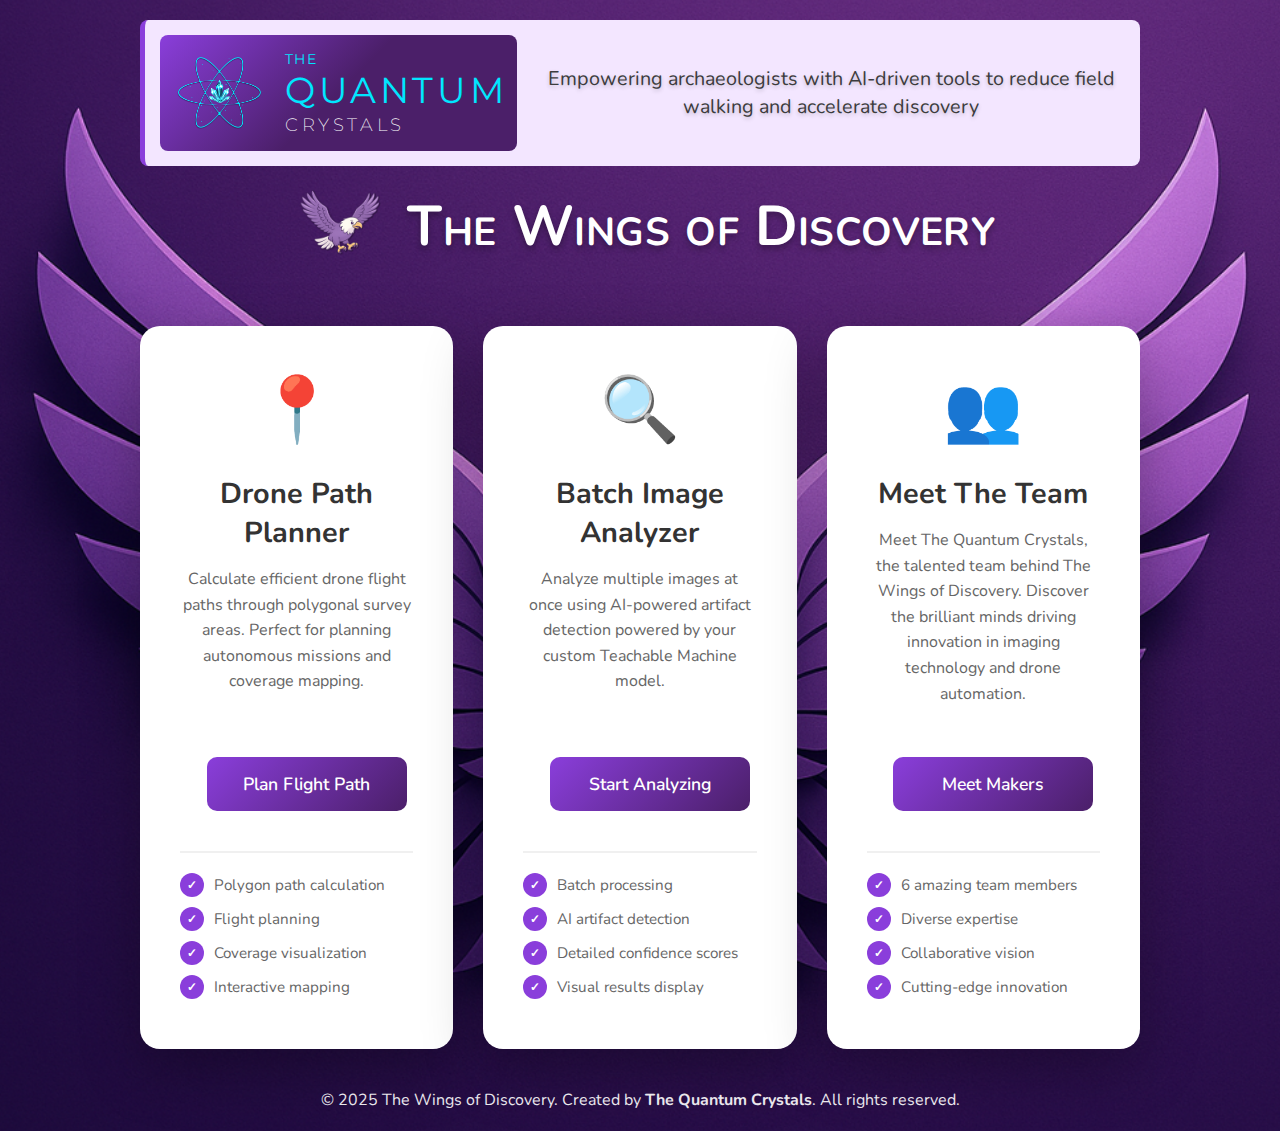
<file: index.html>
<!DOCTYPE html>
<html lang="en">
  <head>
    <meta charset="UTF-8" />
    <meta name="viewport" content="width=device-width, initial-scale=1.0" />
    <link rel="preconnect" href="https://fonts.googleapis.com" />
    <link rel="preconnect" href="https://fonts.gstatic.com" crossorigin />
    <link
      href="https://fonts.googleapis.com/css2?family=Nunito:wght@400;600;700&display=swap"
      rel="stylesheet"
    />
    <link
      href="https://fonts.googleapis.com/css2?family=Montserrat:wght@300;400;700&display=swap"
      rel="stylesheet"
    />

    <link rel="stylesheet" href="styles.css" />
    <title>The Wings of Discovery</title>
    <style>
      /* Landing Page Specific Styles */
      body {
        display: flex;
        justify-content: center;
        align-items: center;
        padding: 20px;
      }

      .container {
        max-width: 1000px;
        width: 100%;
      }

      .header {
        text-align: center;
        margin-bottom: 60px;
        color: white;
      }

      .header-logo {
        height: 80px;
        display: inline-block;
        margin-right: 0px;
        vertical-align: middle;
      }

      .header h1 {
        font-size: 3.5em;
        text-shadow: 0 4px 6px rgba(0, 0, 0, 0.3);
        letter-spacing: 0.4px;
        display: inline-block;
        vertical-align: middle;
        font-variant-caps: small-caps;
      }

      .header p {
        font-size: 1.3em;
        opacity: 0.95;
        text-shadow: 0 2px 4px rgba(0, 0, 0, 0.2);
      }

      .options-grid {
        display: grid;
        grid-template-columns: repeat(auto-fit, minmax(300px, 1fr));
        gap: 30px;
        margin-bottom: 40px;
      }

      .team-tile {
        grid-column: span 1;
      }

      @media (max-width: 1050px) {
        .team-tile {
          grid-column: 1 / -1;
        }
      }

      .option-card {
        background: white;
        border-radius: 20px;
        padding: 40px;
        box-shadow: 0 20px 60px rgba(0, 0, 0, 0.3);
        transition: all 0.3s ease;
        text-decoration: none;
        color: inherit;
        display: flex;
        flex-direction: column;
        cursor: pointer;
      }

      .option-card:hover {
        transform: translateY(-10px);
        box-shadow: 0 30px 80px rgba(0, 0, 0, 0.4);
      }

      .option-icon {
        font-size: 4em;
        margin-bottom: 20px;
        text-align: center;
      }

      .option-title {
        font-size: 1.8em;
        font-weight: 700;
        color: #333;
        margin-bottom: 15px;
        text-align: center;
      }

      .option-description {
        font-size: 1em;
        color: #666;
        line-height: 1.6;
        margin-bottom: 30px;
        flex-grow: 1;
        text-align: center;
      }

      .option-button {
        padding: 15px 30px;
        border-radius: 10px;
        font-size: 1.1em;
        align-self: center;
        min-width: 200px;
      }

      .feature-list {
        margin-top: 20px;
        padding-top: 20px;
        border-top: 2px solid #f0f0f0;
      }

      .feature-item {
        display: flex;
        align-items: center;
        margin-bottom: 10px;
        font-size: 0.95em;
        color: #666;
      }

      .feature-item::before {
        content: "✓";
        display: inline-block;
        width: 24px;
        height: 24px;
        background: #8a3edb;
        color: white;
        border-radius: 50%;
        text-align: center;
        line-height: 24px;
        margin-right: 10px;
        font-weight: bold;
        font-size: 0.8em;
        flex-shrink: 0;
      }

      .qc-title-section {
        display: flex;
        align-items: center;
        justify-content: flex-start;
        gap: 20px;
        margin-bottom: 20px;
        background: #f3e6ff;
        padding: 15px;
        border-radius: 8px;
        border-left: 5px solid #8a3edb;
      }

      .qc-title-section .title-text {
        color: #333;
        font-size: 0.95em;
        line-height: 1.4;
      }

      .qc-title-section .logo-host {
        background: linear-gradient(135deg, #8a3edb 0%, #4b1f69 50%);
        padding: 8px 10px;
        border-radius: 8px;
        display: flex;
        align-items: center;
        gap: 15px;
      }

      .footer {
        text-align: center;
        color: white;
        margin-top: 40px;
        opacity: 0.9;
      }

      @media (max-width: 768px) {
        .header h1 {
          font-size: 2.5em;
        }

        .header p {
          font-size: 1.1em;
        }

        .option-card {
          padding: 30px;
        }

        .option-title {
          font-size: 1.5em;
        }

        .option-description {
          font-size: 0.95em;
        }

        .feature-item {
          font-size: 0.9em;
        }
      }
    </style>
  </head>
  <body>
    <div class="container">
      <div class="header">
        <div class="qc-title-section">
          <div class="logo-host">
            <img
              src="images/QC-Logo/Transparent/Transparent-04.png"
              alt="The Quantum Crystals Logo"
              class="qc-logo qc-logo-landing"
            />
            <div class="logo">
              <div class="logo-container">
                <div class="logo-block">
                  <div class="logo-the">THE</div>
                  <div class="logo-quantum">QUANTUM</div>
                  <div class="logo-crystals">CRYSTALS</div>
                </div>
              </div>
            </div>
          </div>
          <div class="title-text">
            <p>Empowering archaeologists with AI-driven tools to reduce field walking and accelerate discovery</p>
          </div>
        </div>
        <div>
          <img
            src="images/WingsOfDiscovery-Logo.png"
            alt="Wings of Discovery Logo"
            class="header-logo"
          />
          <h1>The Wings of Discovery</h1>
        </div>
      </div>

      <div class="options-grid">
        <!-- Drone Path Planner Card -->
        <a href="drone-path.html" class="option-card">
          <div class="option-icon">📍</div>
          <h2 class="option-title">Drone Path Planner</h2>
          <p class="option-description">
            Calculate efficient drone flight paths through polygonal survey
            areas. Perfect for planning autonomous missions and coverage
            mapping.
          </p>
          <button class="option-button">Plan Flight Path</button>
          <div class="feature-list">
            <div class="feature-item">Polygon path calculation</div>
            <div class="feature-item">Flight planning</div>
            <div class="feature-item">Coverage visualization</div>
            <div class="feature-item">Interactive mapping</div>
          </div>
        </a>

        <!-- Batch Image Analyzer Card -->
        <a href="batch-viewer.html" class="option-card">
          <div class="option-icon">🔍</div>
          <h2 class="option-title">Batch Image Analyzer</h2>
          <p class="option-description">
            Analyze multiple images at once using AI-powered artifact detection
            powered by your custom Teachable Machine model.
          </p>
          <button class="option-button">Start Analyzing</button>
          <div class="feature-list">
            <div class="feature-item">Batch processing</div>
            <div class="feature-item">AI artifact detection</div>
            <div class="feature-item">Detailed confidence scores</div>
            <div class="feature-item">Visual results display</div>
          </div>
        </a>

        <!-- Meet the Team Card -->
        <a href="team.html" class="option-card team-tile">
          <div class="option-icon">👥</div>
          <h2 class="option-title">Meet The Team</h2>
          <p class="option-description">
            Meet The Quantum Crystals, the talented team behind The Wings of
            Discovery. Discover the brilliant minds driving innovation in
            imaging technology and drone automation.
          </p>
          <button class="option-button">Meet Makers</button>
          <div class="feature-list">
            <div class="feature-item">6 amazing team members</div>
            <div class="feature-item">Diverse expertise</div>
            <div class="feature-item">Collaborative vision</div>
            <div class="feature-item">Cutting-edge innovation</div>
          </div>
        </a>
      </div>

      <div class="footer">
        <p>
          © 2025 The Wings of Discovery. Created by
          <strong>The Quantum Crystals</strong>. All rights reserved.
        </p>
      </div>
    </div>
  </body>
</html>
</file>
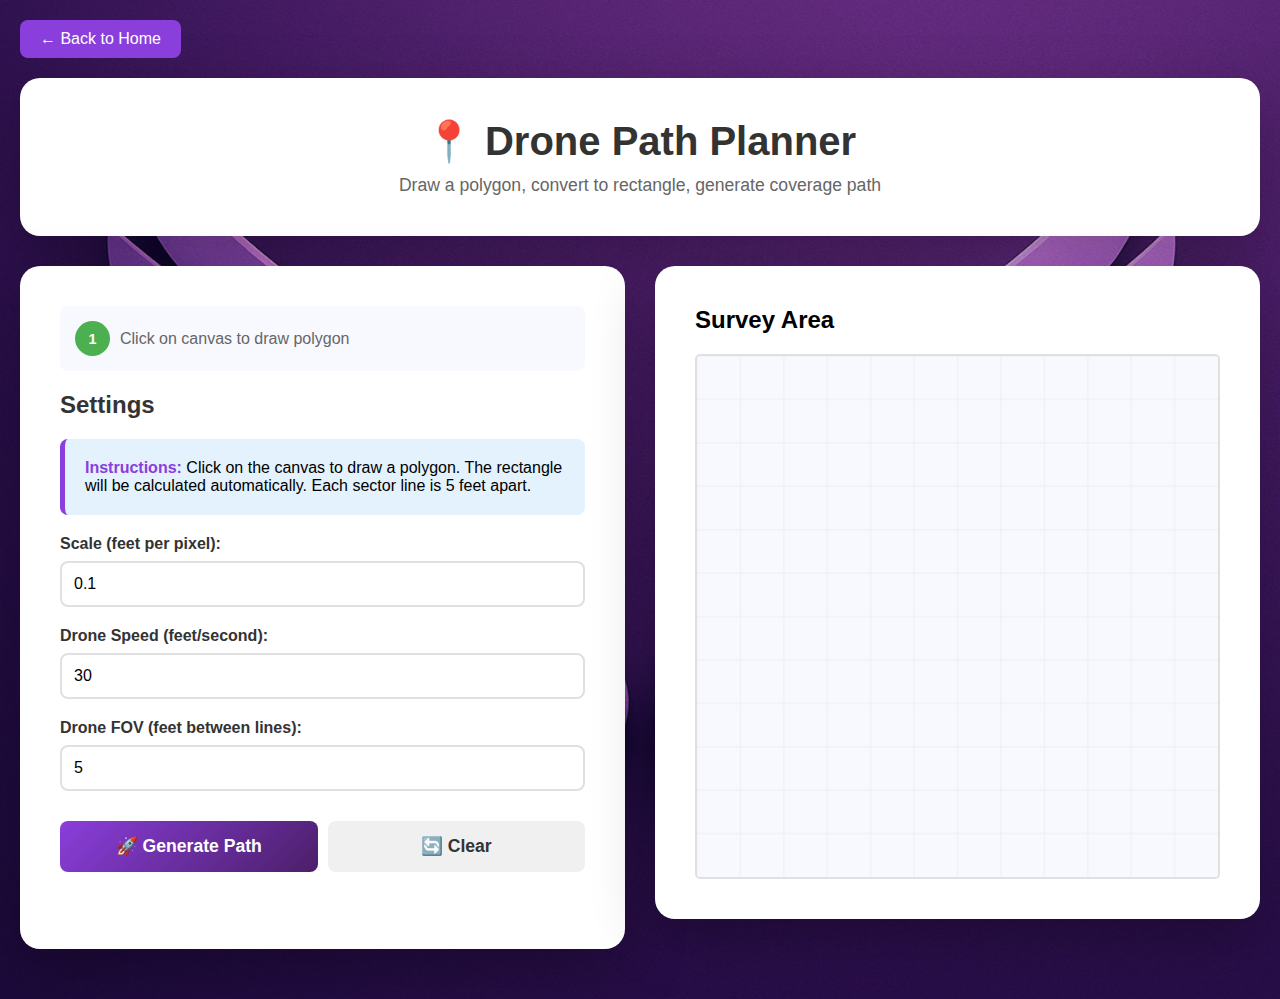
<file: drone-path.html>
<!DOCTYPE html>
<html lang="en">
  <head>
    <meta charset="UTF-8" />
    <meta name="viewport" content="width=device-width, initial-scale=1.0" />
    <link rel="preconnect" href="https://fonts.googleapis.com" />
    <link rel="preconnect" href="https://fonts.gstatic.com" crossorigin />
    <link
      href="https://fonts.googleapis.com/css2?family=Montserrat:wght@400;600;700&display=swap"
      rel="stylesheet"
    />
    <title>Drone Path Planner - The Wings of Discovery</title>
    <style>
      * {
        margin: 0;
        padding: 0;
        box-sizing: border-box;
      }

      body {
        font-family: "Nunito", sans-serif;
        background: url("images/Wings.png") center/cover no-repeat;
        min-height: 100vh;
        padding: 20px;
      }

      .container {
        max-width: 1400px;
        margin: 0 auto;
      }

      .header {
        background: white;
        border-radius: 20px;
        box-shadow: 0 20px 60px rgba(0, 0, 0, 0.3);
        padding: 40px;
        margin-bottom: 30px;
        text-align: center;
      }

      .header h1 {
        color: #333;
        font-size: 2.5em;
        margin-bottom: 10px;
      }

      .header p {
        color: #666;
        font-size: 1.1em;
      }

      .back-button {
        display: inline-block;
        margin-bottom: 20px;
        background: #8A3EDB;
        color: white;
        padding: 10px 20px;
        border-radius: 8px;
        text-decoration: none;
        transition: all 0.3s ease;
      }

      .back-button:hover {
        background: #4B1F69;
        transform: translateY(-2px);
      }

      .main-content {
        display: grid;
        grid-template-columns: 1fr 1fr;
        gap: 30px;
        margin-bottom: 30px;
      }

      .content {
        background: white;
        border-radius: 20px;
        box-shadow: 0 20px 60px rgba(0, 0, 0, 0.3);
        padding: 40px;
      }

      .section {
        margin-bottom: 30px;
      }

      .section h2 {
        color: #333;
        margin-bottom: 20px;
        font-size: 1.5em;
      }

      .input-group {
        margin-bottom: 20px;
      }

      .input-group label {
        display: block;
        color: #333;
        font-weight: 600;
        margin-bottom: 8px;
      }

      .input-group input {
        width: 100%;
        padding: 12px;
        border: 2px solid #e0e0e0;
        border-radius: 8px;
        font-family: "Nunito", sans-serif;
        font-size: 1em;
        transition: border-color 0.3s ease;
      }

      .input-group input:focus {
        outline: none;
        border-color: #8A3EDB;
        box-shadow: 0 0 0 3px rgba(102, 126, 234, 0.1);
      }

      .button-group {
        display: flex;
        gap: 10px;
        margin-top: 20px;
      }

      button {
        flex: 1;
        padding: 15px;
        border: none;
        border-radius: 8px;
        font-size: 1.1em;
        font-weight: 600;
        cursor: pointer;
        transition: all 0.3s ease;
      }

      .btn-primary {
        background: linear-gradient(135deg, #8A3EDB 0%, #4B1F69 100%);
        color: white;
      }

      .btn-primary:hover:not(:disabled) {
        transform: translateY(-2px);
        box-shadow: 0 10px 20px rgba(102, 126, 234, 0.3);
      }

      .btn-secondary {
        background: #f0f0f0;
        color: #333;
      }

      .btn-secondary:hover {
        background: #e0e0e0;
      }

      .canvas-container {
        background: white;
        border-radius: 20px;
        box-shadow: 0 20px 60px rgba(0, 0, 0, 0.3);
        padding: 40px;
        margin-bottom: 30px;
      }

      canvas {
        width: 100%;
        height: auto;
        border: 2px solid #e0e0e0;
        border-radius: 5px;
        display: block;
        cursor: crosshair;
      }

      .results {
        display: none;
        background: white;
        border-radius: 20px;
        box-shadow: 0 20px 60px rgba(0, 0, 0, 0.3);
        padding: 40px;
      }

      .results.active {
        display: block;
      }

      .result-item {
        background: #f8f9ff;
        padding: 20px;
        border-radius: 10px;
        border-left: 5px solid #8A3EDB;
        margin-bottom: 15px;
      }

      .result-label {
        color: #666;
        font-weight: 600;
        margin-bottom: 5px;
        font-size: 0.95em;
      }

      .result-value {
        color: #333;
        font-size: 1.2em;
        font-weight: 700;
      }

      .info-box {
        background: #e3f2fd;
        border-left: 5px solid #8A3EDB;
        padding: 20px;
        border-radius: 8px;
        margin-bottom: 20px;
      }

      .info-box strong {
        color: #8A3EDB;
      }

      .error-message {
        display: none;
        background: #ffebee;
        border-left: 5px solid #e74c3c;
        color: #c0392b;
        padding: 20px;
        border-radius: 8px;
        margin-bottom: 20px;
        font-weight: 600;
      }

      .error-message.active {
        display: block;
      }

      .step-indicator {
        display: flex;
        gap: 10px;
        margin-bottom: 20px;
        padding: 15px;
        background: #f8f9ff;
        border-radius: 8px;
      }

      .step-badge {
        display: flex;
        align-items: center;
        justify-content: center;
        width: 35px;
        height: 35px;
        border-radius: 50%;
        background: #e0e0e0;
        color: #666;
        font-weight: bold;
        font-size: 0.9em;
      }

      .step-badge.active {
        background: #8A3EDB;
        color: white;
      }

      .step-badge.completed {
        background: #4caf50;
        color: white;
      }

      .points-list {
        background: #f8f9ff;
        border: 2px solid #e0e0e0;
        border-radius: 8px;
        padding: 15px;
        margin-top: 15px;
      }

      .points-list h3 {
        color: #333;
        font-size: 1.1em;
        margin-bottom: 15px;
      }

      .point-item {
        display: grid;
        grid-template-columns: 1fr 1fr;
        gap: 10px;
        margin-bottom: 12px;
        padding: 10px;
        background: white;
        border-radius: 5px;
        border: 1px solid #e0e0e0;
      }

      .point-item input {
        padding: 8px;
        font-size: 0.9em;
      }

      .point-label {
        font-weight: 600;
        color: #666;
        font-size: 0.9em;
        padding: 8px 0;
      }

      @media (max-width: 1024px) {
        .main-content {
          grid-template-columns: 1fr;
        }
      }

      @media (max-width: 768px) {
        .header h1 {
          font-size: 1.8em;
        }

        .content {
          padding: 20px;
        }

        .button-group {
          flex-direction: column;
        }
      }
    </style>
  </head>
  <body>
    <div class="container">
      <a href="landing.html" class="back-button">← Back to Home</a>

      <div class="header">
        <h1>📍 Drone Path Planner</h1>
        <p>Draw a polygon, convert to rectangle, generate coverage path</p>
      </div>

      <div class="main-content">
        <!-- Left Panel: Controls -->
        <div class="content">
          <div class="error-message" id="errorMessage"></div>

          <div class="step-indicator">
            <div class="step-badge completed">1</div>
            <div
              style="flex: 1; display: flex; align-items: center; color: #666"
            >
              Click on canvas to draw polygon
            </div>
          </div>

          <div class="section">
            <h2>Settings</h2>
            <div class="info-box">
              <strong>Instructions:</strong> Click on the canvas to draw a
              polygon. The rectangle will be calculated automatically. Each
              sector line is 5 feet apart.
            </div>

            <div class="input-group">
              <label for="scale">Scale (feet per pixel):</label>
              <input
                type="number"
                id="scale"
                placeholder="0.1"
                value="0.1"
                min="0.1"
                max="100"
                step="0.1"
              />
            </div>

            <div class="input-group">
              <label for="droneSpeed">Drone Speed (feet/second):</label>
              <input
                type="number"
                id="droneSpeed"
                placeholder="30"
                value="30"
                min="1"
                max="200"
                step="1"
              />
            </div>

            <div class="input-group">
              <label for="droneFOV">Drone FOV (feet between lines):</label>
              <input
                type="number"
                id="droneFOV"
                placeholder="5"
                value="5"
                min="0.5"
                max="100"
                step="0.5"
                onchange="generatePath()"
                oninput="generatePath()"
              />
            </div>

            <div class="points-list" id="pointsList" style="display: none">
              <h3>Point Adjustments</h3>
              <div id="pointsContainer"></div>
            </div>
          </div>

          <div class="button-group">
            <button class="btn-primary" onclick="generatePath()">
              🚀 Generate Path
            </button>
            <button class="btn-secondary" onclick="clearCanvas()">
              🔄 Clear
            </button>
          </div>

          <div class="results" id="results">
            <h2>Coverage Path Results</h2>
            <div class="result-item">
              <div class="result-label">Rectangle Dimensions:</div>
              <div class="result-value" id="dimensions">0 ft × 0 ft</div>
            </div>
            <div class="result-item">
              <div class="result-label">Number of Sectors:</div>
              <div class="result-value" id="numSectors">0</div>
            </div>
            <div class="result-item">
              <div class="result-label">Total Path Length:</div>
              <div class="result-value" id="pathLength">0 ft</div>
            </div>
            <div class="result-item">
              <div class="result-label">Estimated Flight Time:</div>
              <div class="result-value" id="flightTime">0 seconds</div>
            </div>
            <div class="result-item">
              <div class="result-label">Coverage Area:</div>
              <div class="result-value" id="coverageArea">0 sq ft</div>
            </div>
          </div>
        </div>

        <!-- Right Panel: Canvas -->
        <div>
          <div class="canvas-container">
            <h2 style="margin-bottom: 20px">Survey Area</h2>
            <canvas id="pathCanvas" width="600" height="600"></canvas>
          </div>
        </div>
      </div>
    </div>

    <script>
      const canvas = document.getElementById("pathCanvas");
      const ctx = canvas.getContext("2d");

      let polygonPoints = [];
      let pathGenerated = false;
      let generatedPath = null;
      let boundingRect = null;
      let draggedPointIndex = -1;

      canvas.addEventListener("click", (e) => {
        const rect = canvas.getBoundingClientRect();
        const x = e.clientX - rect.left;
        const y = e.clientY - rect.top;

        // Check if clicking on existing point
        let clickedPoint = -1;
        for (let i = 0; i < polygonPoints.length; i++) {
          const dist = Math.sqrt(
            Math.pow(x - polygonPoints[i].x, 2) +
              Math.pow(y - polygonPoints[i].y, 2)
          );
          if (dist < 10) {
            clickedPoint = i;
            break;
          }
        }

        // If not clicking on existing point, add new point
        if (clickedPoint === -1) {
          polygonPoints.push({ x, y });
          drawCanvas();
          updatePointsList();
          console.log(`Point ${polygonPoints.length} added`);
        }
      });

      canvas.addEventListener("mousedown", (e) => {
        const rect = canvas.getBoundingClientRect();
        const x = e.clientX - rect.left;
        const y = e.clientY - rect.top;

        // Check if clicking on a point to drag
        for (let i = 0; i < polygonPoints.length; i++) {
          const dist = Math.sqrt(
            Math.pow(x - polygonPoints[i].x, 2) +
              Math.pow(y - polygonPoints[i].y, 2)
          );
          if (dist < 10) {
            draggedPointIndex = i;
            canvas.style.cursor = "grabbing";
            break;
          }
        }
      });

      canvas.addEventListener("mousemove", (e) => {
        const rect = canvas.getBoundingClientRect();
        const x = e.clientX - rect.left;
        const y = e.clientY - rect.top;

        // Check if hovering over a point
        let hovering = false;
        for (let i = 0; i < polygonPoints.length; i++) {
          const dist = Math.sqrt(
            Math.pow(x - polygonPoints[i].x, 2) +
              Math.pow(y - polygonPoints[i].y, 2)
          );
          if (dist < 10) {
            hovering = true;
            break;
          }
        }
        canvas.style.cursor = hovering ? "grab" : "crosshair";

        // Drag point if one is being dragged
        if (draggedPointIndex >= 0) {
          polygonPoints[draggedPointIndex].x = x;
          polygonPoints[draggedPointIndex].y = y;
          drawCanvas();
          updatePointsList();
          if (pathGenerated) {
            generatePath();
          }
        }
      });

      canvas.addEventListener("mouseup", () => {
        draggedPointIndex = -1;
        canvas.style.cursor = "crosshair";
      });

      canvas.addEventListener("mouseleave", () => {
        draggedPointIndex = -1;
        canvas.style.cursor = "crosshair";
      });

      canvas.addEventListener("contextmenu", (e) => {
        e.preventDefault();
        if (polygonPoints.length > 0) {
          polygonPoints.pop();
          drawCanvas();
          updatePointsList();
        }
      });

      function drawCanvas() {
        const width = canvas.width;
        const height = canvas.height;

        // Clear canvas
        ctx.fillStyle = "#f8f9ff";
        ctx.fillRect(0, 0, width, height);

        // Draw grid
        ctx.strokeStyle = "#e0e0e0";
        ctx.lineWidth = 0.5;
        const gridSize = 50;
        for (let i = 0; i < width; i += gridSize) {
          ctx.beginPath();
          ctx.moveTo(i, 0);
          ctx.lineTo(i, height);
          ctx.stroke();
        }
        for (let i = 0; i < height; i += gridSize) {
          ctx.beginPath();
          ctx.moveTo(0, i);
          ctx.lineTo(width, i);
          ctx.stroke();
        }

        // Draw polygon
        if (polygonPoints.length > 0) {
          ctx.strokeStyle = "#8A3EDB";
          ctx.lineWidth = 2;
          ctx.beginPath();
          ctx.moveTo(polygonPoints[0].x, polygonPoints[0].y);
          for (let i = 1; i < polygonPoints.length; i++) {
            ctx.lineTo(polygonPoints[i].x, polygonPoints[i].y);
          }
          ctx.stroke();

          // Draw distance labels between points
          const scale = parseFloat(document.getElementById("scale").value);
          ctx.fillStyle = "#e74c3c";
          ctx.font = "bold 11px Arial";
          for (let i = 0; i < polygonPoints.length; i++) {
            const curr = polygonPoints[i];
            const next = polygonPoints[(i + 1) % polygonPoints.length];
            const pixelDist = Math.sqrt(
              Math.pow(next.x - curr.x, 2) + Math.pow(next.y - curr.y, 2)
            );
            const feetDist = pixelDist * scale;
            const midX = (curr.x + next.x) / 2;
            const midY = (curr.y + next.y) / 2;
            ctx.fillText(`${feetDist.toFixed(1)} ft`, midX + 5, midY - 5);
          }

          // Draw points
          ctx.fillStyle = "#4B1F69";
          polygonPoints.forEach((p, i) => {
            ctx.beginPath();
            ctx.arc(p.x, p.y, 6, 0, 2 * Math.PI);
            ctx.fill();

            ctx.fillStyle = "#333";
            ctx.font = "bold 12px Arial";
            ctx.fillText(`${i + 1}`, p.x + 10, p.y - 10);
            ctx.fillStyle = "#4B1F69";
          });
        }

        // Draw bounding rectangle
        if (boundingRect) {
          ctx.strokeStyle = "#f39c12";
          ctx.lineWidth = 2;
          ctx.setLineDash([5, 5]);
          ctx.strokeRect(
            boundingRect.x,
            boundingRect.y,
            boundingRect.width,
            boundingRect.height
          );
          ctx.setLineDash([]);
        }

        // Draw generated path
        if (generatedPath) {
          ctx.strokeStyle = "#4caf50";
          ctx.lineWidth = 1.5;
          generatedPath.forEach((line) => {
            ctx.beginPath();
            ctx.moveTo(line.x1, line.y1);
            ctx.lineTo(line.x2, line.y2);
            ctx.stroke();
          });
        }
      }

      function updatePointsList() {
        const container = document.getElementById("pointsContainer");
        const pointsList = document.getElementById("pointsList");

        if (polygonPoints.length === 0) {
          pointsList.style.display = "none";
          return;
        }

        pointsList.style.display = "block";
        container.innerHTML = "";
        const scale = parseFloat(document.getElementById("scale").value);

        polygonPoints.forEach((point, index) => {
          // Calculate distance to next point
          const nextPoint = polygonPoints[(index + 1) % polygonPoints.length];
          const pixelDist = Math.sqrt(
            Math.pow(nextPoint.x - point.x, 2) +
              Math.pow(nextPoint.y - point.y, 2)
          );
          const feetDist = pixelDist * scale;

          const pointItem = document.createElement("div");
          pointItem.className = "point-item";
          pointItem.innerHTML = `
            <div style="grid-column: 1 / -1;">
              <div class="point-label">Point ${index + 1} to Point ${
            ((index + 1) % polygonPoints.length) + 1
          }: ${feetDist.toFixed(1)} ft (drag points to adjust)</div>
            </div>
          `;
          container.appendChild(pointItem);
        });
      }

      function calculateBoundingRectangle(points) {
        let minX = points[0].x,
          maxX = points[0].x;
        let minY = points[0].y,
          maxY = points[0].y;

        points.forEach((p) => {
          minX = Math.min(minX, p.x);
          maxX = Math.max(maxX, p.x);
          minY = Math.min(minY, p.y);
          maxY = Math.max(maxY, p.y);
        });

        return {
          x: minX,
          y: minY,
          width: maxX - minX,
          height: maxY - minY,
        };
      }

      function generatePath() {
        try {
          const errorMsg = document.getElementById("errorMessage");
          errorMsg.classList.remove("active");

          if (polygonPoints.length < 3) {
            throw new Error("Please draw a polygon with at least 3 points");
          }

          const scale = parseFloat(document.getElementById("scale").value);
          if (scale <= 0) {
            throw new Error("Scale must be greater than 0");
          }

          // Calculate bounding rectangle
          boundingRect = calculateBoundingRectangle(polygonPoints);

          // Generate sector lines (using Drone FOV setting)
          const droneFOV = parseFloat(
            document.getElementById("droneFOV").value
          );
          const sectorSpacingPixels = droneFOV / scale;
          generatedPath = [];

          // Horizontal sectors
          for (
            let x = boundingRect.x + sectorSpacingPixels;
            x < boundingRect.x + boundingRect.width;
            x += sectorSpacingPixels
          ) {
            generatedPath.push({
              x1: x,
              y1: boundingRect.y,
              x2: x,
              y2: boundingRect.y + boundingRect.height,
            });
          }

          // Calculate results
          const rectWidthFt = boundingRect.width * scale;
          const rectHeightFt = boundingRect.height * scale;
          const numSectors = Math.ceil(rectWidthFt / droneFOV) + 1;

          let totalPathLength = 0;
          generatedPath.forEach((line) => {
            const pixelDist = Math.sqrt(
              Math.pow(line.x2 - line.x1, 2) + Math.pow(line.y2 - line.y1, 2)
            );
            totalPathLength += pixelDist * scale;
          });

          const droneSpeed = parseFloat(
            document.getElementById("droneSpeed").value
          );
          const flightTime = Math.ceil(totalPathLength / droneSpeed);
          const coverageAreaSqFt = rectWidthFt * rectHeightFt;

          // Display results
          document.getElementById("dimensions").textContent =
            rectWidthFt.toFixed(1) + " ft × " + rectHeightFt.toFixed(1) + " ft";
          document.getElementById("numSectors").textContent = numSectors;
          document.getElementById("pathLength").textContent =
            totalPathLength.toFixed(1) + " ft";
          document.getElementById("flightTime").textContent =
            flightTime + " seconds (" + (flightTime / 60).toFixed(1) + " min)";
          document.getElementById("coverageArea").textContent =
            coverageAreaSqFt.toFixed(1) + " sq ft";

          document.getElementById("results").classList.add("active");
          pathGenerated = true;
          drawCanvas();
        } catch (error) {
          const errorMsg = document.getElementById("errorMessage");
          errorMsg.textContent = "❌ " + error.message;
          errorMsg.classList.add("active");
          document.getElementById("results").classList.remove("active");
        }
      }

      function clearCanvas() {
        polygonPoints = [];
        pathGenerated = false;
        generatedPath = null;
        boundingRect = null;
        document.getElementById("results").classList.remove("active");
        document.getElementById("errorMessage").classList.remove("active");
        document.getElementById("pointsList").style.display = "none";
        drawCanvas();
      }

      // Initial draw
      drawCanvas();
    </script>
  </body>
</html>
</file>
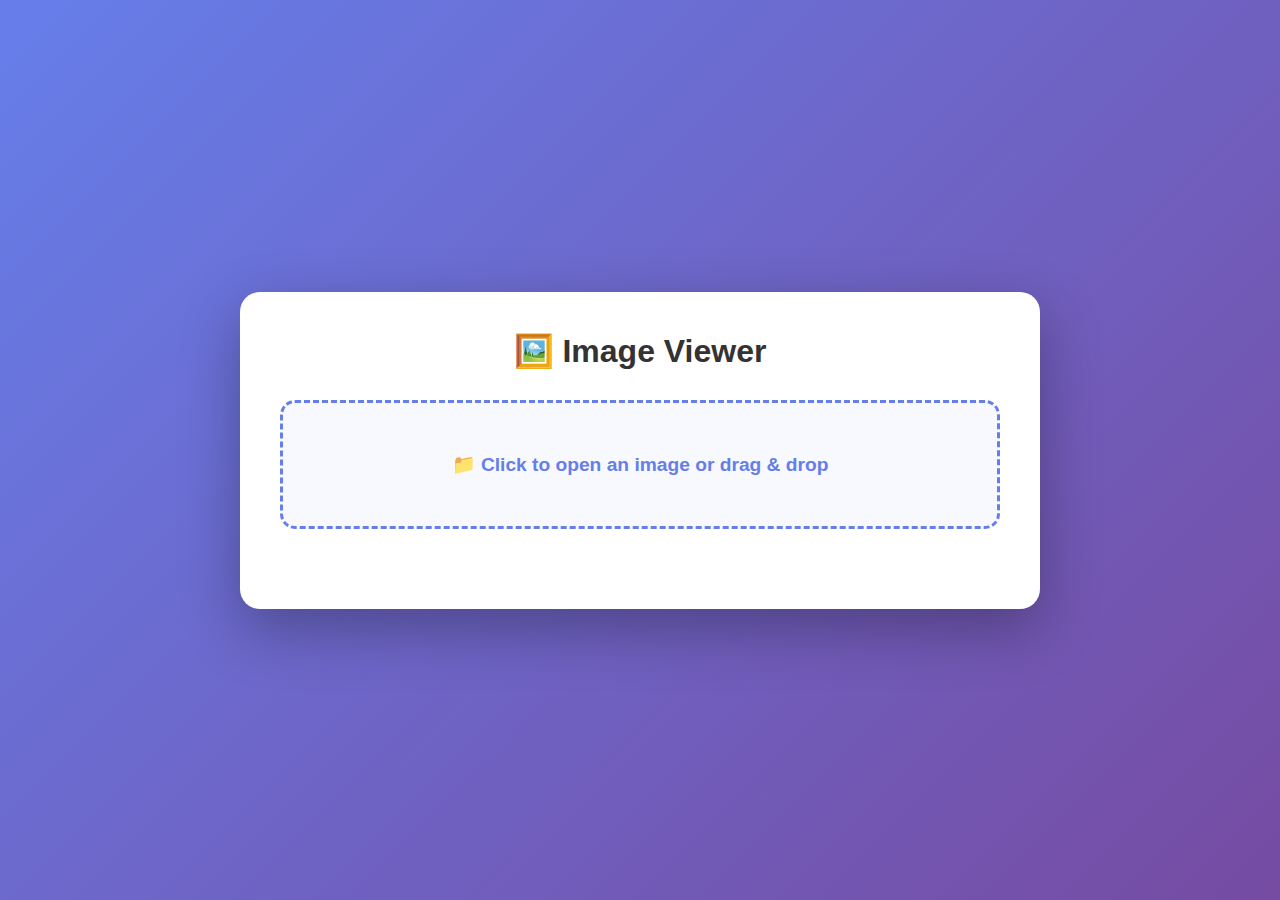
<file: image-viewer.html>
<!DOCTYPE html>
<html lang="en">
  <head>
    <meta charset="UTF-8" />
    <meta name="viewport" content="width=device-width, initial-scale=1.0" />
    <title>Simple Image Viewer</title>
    <style>
      * {
        margin: 0;
        padding: 0;
        box-sizing: border-box;
      }

      body {
        font-family: "Segoe UI", Tahoma, Geneva, Verdana, sans-serif;
        background: linear-gradient(135deg, #667eea 0%, #764ba2 100%);
        min-height: 100vh;
        display: flex;
        justify-content: center;
        align-items: center;
        padding: 20px;
      }

      .container {
        background: white;
        border-radius: 20px;
        box-shadow: 0 20px 60px rgba(0, 0, 0, 0.3);
        padding: 40px;
        max-width: 800px;
        width: 100%;
      }

      h1 {
        color: #333;
        text-align: center;
        margin-bottom: 30px;
        font-size: 2em;
      }

      .upload-section {
        margin-bottom: 40px;
      }

      .file-input-wrapper {
        position: relative;
        display: inline-block;
        width: 100%;
        cursor: pointer;
      }

      .file-input-label {
        display: flex;
        align-items: center;
        justify-content: center;
        padding: 50px;
        border: 3px dashed #667eea;
        border-radius: 15px;
        background: #f8f9ff;
        transition: all 0.3s ease;
        font-size: 1.2em;
        color: #667eea;
        font-weight: 600;
        cursor: pointer;
      }

      .file-input-label:hover {
        background: #eef0ff;
        border-color: #764ba2;
        color: #764ba2;
        transform: translateY(-2px);
      }

      #fileInput {
        display: none;
      }

      .image-display {
        display: none;
        text-align: center;
      }

      .image-display.active {
        display: block;
      }

      #imageViewer {
        max-width: 100%;
        height: auto;
        border-radius: 10px;
        box-shadow: 0 10px 30px rgba(0, 0, 0, 0.2);
        margin-bottom: 20px;
      }

      .image-info {
        background: #f0f0f0;
        padding: 15px;
        border-radius: 10px;
        margin-bottom: 20px;
        text-align: left;
        font-size: 0.95em;
        color: #666;
      }

      .info-row {
        display: flex;
        justify-content: space-between;
        margin-bottom: 8px;
      }

      .info-label {
        font-weight: 600;
        color: #333;
      }

      .button-group {
        display: flex;
        gap: 10px;
        justify-content: center;
      }

      button {
        padding: 12px 24px;
        border: none;
        border-radius: 10px;
        font-size: 1em;
        font-weight: 600;
        cursor: pointer;
        transition: all 0.3s ease;
      }

      .btn-primary {
        background: linear-gradient(135deg, #667eea 0%, #764ba2 100%);
        color: white;
      }

      .btn-primary:hover {
        transform: translateY(-2px);
        box-shadow: 0 10px 20px rgba(102, 126, 234, 0.3);
      }

      .btn-secondary {
        background: #f0f0f0;
        color: #333;
      }

      .btn-secondary:hover {
        background: #e0e0e0;
      }

      .error-message {
        display: none;
        background: #ffebee;
        border: 2px solid #e74c3c;
        color: #c0392b;
        padding: 15px;
        border-radius: 10px;
        margin-bottom: 20px;
        font-weight: 600;
      }

      .error-message.active {
        display: block;
      }

      @media (max-width: 600px) {
        .container {
          padding: 20px;
        }

        h1 {
          font-size: 1.5em;
        }

        .file-input-label {
          padding: 30px;
          font-size: 1em;
        }

        button {
          padding: 10px 16px;
          font-size: 0.9em;
        }
      }
    </style>
  </head>
  <body>
    <div class="container">
      <h1>🖼️ Image Viewer</h1>

      <div class="error-message" id="errorMessage"></div>

      <div class="upload-section">
        <div class="file-input-wrapper">
          <label for="fileInput" class="file-input-label">
            📁 Click to open an image or drag & drop
          </label>
          <input
            type="file"
            id="fileInput"
            accept="image/*"
            aria-label="Open image file"
          />
        </div>
      </div>

      <div class="image-display" id="imageDisplay">
        <img id="imageViewer" alt="Opened image" />

        <div class="image-info">
          <div class="info-row">
            <span class="info-label">Filename:</span>
            <span id="fileName">-</span>
          </div>
          <div class="info-row">
            <span class="info-label">File Size:</span>
            <span id="fileSize">-</span>
          </div>
          <div class="info-row">
            <span class="info-label">Image Dimensions:</span>
            <span id="imageDimensions">-</span>
          </div>
          <div class="info-row">
            <span class="info-label">File Type:</span>
            <span id="fileType">-</span>
          </div>
        </div>

        <div class="button-group">
          <button class="btn-primary" id="openBtn">📁 Open Another</button>
          <button class="btn-secondary" id="downloadBtn">⬇️ Download</button>
        </div>
      </div>
    </div>

    <script>
      const fileInput = document.getElementById("fileInput");
      const imageViewer = document.getElementById("imageViewer");
      const imageDisplay = document.getElementById("imageDisplay");
      const errorMessage = document.getElementById("errorMessage");
      const fileInputLabel = document.querySelector(".file-input-label");
      const openBtn = document.getElementById("openBtn");
      const downloadBtn = document.getElementById("downloadBtn");

      let currentFile = null;

      // File input change event
      fileInput.addEventListener("change", handleFileSelect);

      // Drag and drop events
      fileInputLabel.addEventListener("dragover", handleDragOver);
      fileInputLabel.addEventListener("dragleave", handleDragLeave);
      fileInputLabel.addEventListener("drop", handleDrop);

      // Button events
      openBtn.addEventListener("click", () => fileInput.click());
      downloadBtn.addEventListener("click", downloadImage);

      function handleFileSelect(event) {
        const file = event.target.files[0];
        if (file) {
          openImage(file);
        }
      }

      function handleDragOver(event) {
        event.preventDefault();
        event.stopPropagation();
        fileInputLabel.style.background = "#eef0ff";
        fileInputLabel.style.borderColor = "#764ba2";
      }

      function handleDragLeave(event) {
        event.preventDefault();
        event.stopPropagation();
        fileInputLabel.style.background = "#f8f9ff";
        fileInputLabel.style.borderColor = "#667eea";
      }

      function handleDrop(event) {
        event.preventDefault();
        event.stopPropagation();
        fileInputLabel.style.background = "#f8f9ff";
        fileInputLabel.style.borderColor = "#667eea";

        const files = event.dataTransfer.files;
        if (files.length > 0 && files[0].type.startsWith("image/")) {
          openImage(files[0]);
        } else {
          showError("Please drop an image file.");
        }
      }

      function openImage(file) {
        try {
          currentFile = file;
          const reader = new FileReader();

          reader.onload = (e) => {
            try {
              imageViewer.onload = () => {
                displayImageInfo();
                imageDisplay.classList.add("active");
                errorMessage.classList.remove("active");
              };

              imageViewer.onerror = () => {
                showError("Failed to load image. Please try another file.");
              };

              imageViewer.src = e.target.result;
            } catch (error) {
              showError("Error loading image: " + error.message);
            }
          };

          reader.onerror = () => {
            showError("Error reading file: " + reader.error);
          };

          reader.readAsDataURL(file);
        } catch (error) {
          showError("Error: " + error.message);
        }
      }

      function displayImageInfo() {
        document.getElementById("fileName").textContent = currentFile.name;
        document.getElementById("fileSize").textContent = formatFileSize(
          currentFile.size
        );
        document.getElementById("imageDimensions").textContent =
          imageViewer.naturalWidth + " × " + imageViewer.naturalHeight + " px";
        document.getElementById("fileType").textContent =
          currentFile.type || "Unknown";
      }

      function formatFileSize(bytes) {
        if (bytes === 0) return "0 Bytes";
        const k = 1024;
        const sizes = ["Bytes", "KB", "MB", "GB"];
        const i = Math.floor(Math.log(bytes) / Math.log(k));
        return (
          Math.round((bytes / Math.pow(k, i)) * 100) / 100 + " " + sizes[i]
        );
      }

      function downloadImage() {
        if (!currentFile) return;

        const link = document.createElement("a");
        link.href = imageViewer.src;
        link.download = currentFile.name;
        link.click();
      }

      function showError(message) {
        errorMessage.textContent = message;
        errorMessage.classList.add("active");
        imageDisplay.classList.remove("active");
      }
    </script>
  </body>
</html>
</file>
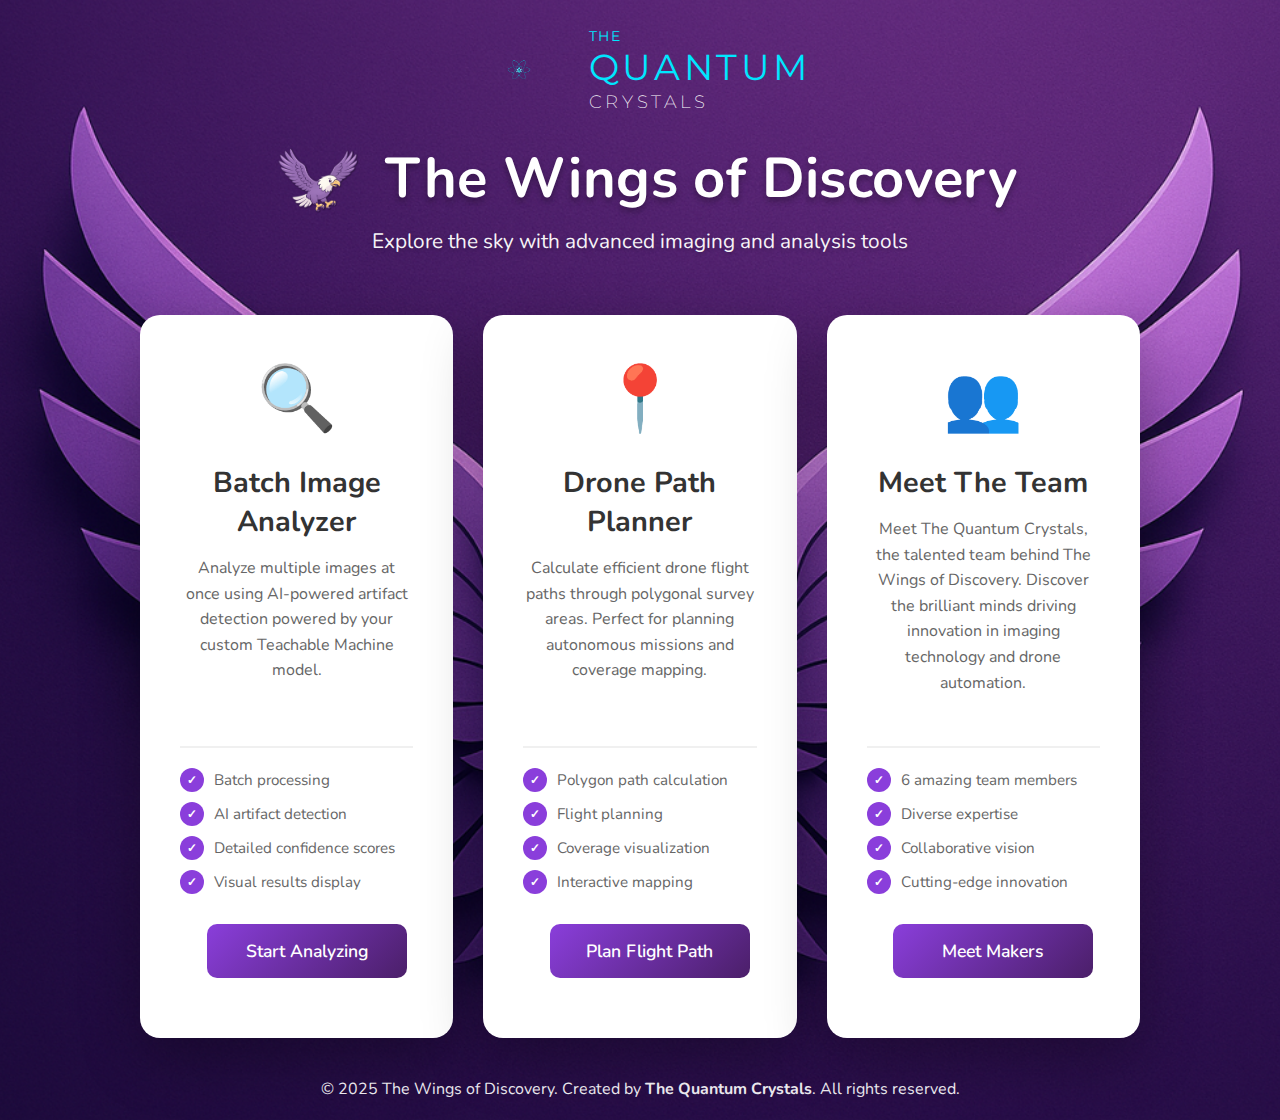
<file: landing.html>
<!DOCTYPE html>
<html lang="en">
  <head>
    <meta charset="UTF-8" />
    <meta name="viewport" content="width=device-width, initial-scale=1.0" />
    <link rel="preconnect" href="https://fonts.googleapis.com" />
    <link rel="preconnect" href="https://fonts.gstatic.com" crossorigin />
    <link
      href="https://fonts.googleapis.com/css2?family=Nunito:wght@400;600;700&display=swap"
      rel="stylesheet"
    />
    <link
      href="https://fonts.googleapis.com/css2?family=Montserrat:wght@300;400;700&display=swap"
      rel="stylesheet"
    />

    <link rel="stylesheet" href="styles.css" />
    <title>The Wings of Discovery</title>
    <style>
      /* Landing Page Specific Styles */
      body {
        display: flex;
        justify-content: center;
        align-items: center;
        padding: 20px;
      }

      .container {
        max-width: 1000px;
        width: 100%;
      }

      .header {
        text-align: center;
        margin-bottom: 60px;
        color: white;
      }

      .header-logo {
        height: 80px;
        display: inline-block;
        margin-right: 0px;
        vertical-align: middle;
      }

      .header h1 {
        font-size: 3.5em;
        margin-bottom: 10px;
        text-shadow: 0 4px 6px rgba(0, 0, 0, 0.3);
        letter-spacing: 0.4px;
        display: inline-block;
        vertical-align: middle;
      }

      .header p {
        font-size: 1.3em;
        opacity: 0.95;
        text-shadow: 0 2px 4px rgba(0, 0, 0, 0.2);
      }

      .options-grid {
        display: grid;
        grid-template-columns: repeat(auto-fit, minmax(300px, 1fr));
        gap: 30px;
        margin-bottom: 40px;
      }

      .team-tile {
        grid-column: span 1;
      }

      @media (max-width: 1050px) {
        .team-tile {
          grid-column: 1 / -1;
        }
      }

      .option-card {
        background: white;
        border-radius: 20px;
        padding: 40px;
        box-shadow: 0 20px 60px rgba(0, 0, 0, 0.3);
        transition: all 0.3s ease;
        text-decoration: none;
        color: inherit;
        display: flex;
        flex-direction: column;
        cursor: pointer;
      }

      .option-card:hover {
        transform: translateY(-10px);
        box-shadow: 0 30px 80px rgba(0, 0, 0, 0.4);
      }

      .option-icon {
        font-size: 4em;
        margin-bottom: 20px;
        text-align: center;
      }

      .option-title {
        font-size: 1.8em;
        font-weight: 700;
        color: #333;
        margin-bottom: 15px;
        text-align: center;
      }

      .option-description {
        font-size: 1em;
        color: #666;
        line-height: 1.6;
        margin-bottom: 30px;
        flex-grow: 1;
        text-align: center;
      }

      .option-button {
        padding: 15px 30px;
        border-radius: 10px;
        font-size: 1.1em;
        align-self: center;
        min-width: 200px;
      }

      .feature-list {
        margin-top: 20px;
        padding-top: 20px;
        border-top: 2px solid #f0f0f0;
      }

      .feature-item {
        display: flex;
        align-items: center;
        margin-bottom: 10px;
        font-size: 0.95em;
        color: #666;
      }

      .feature-item::before {
        content: "✓";
        display: inline-block;
        width: 24px;
        height: 24px;
        background: #8a3edb;
        color: white;
        border-radius: 50%;
        text-align: center;
        line-height: 24px;
        margin-right: 10px;
        font-weight: bold;
        font-size: 0.8em;
        flex-shrink: 0;
      }

      .footer {
        text-align: center;
        color: white;
        margin-top: 40px;
        opacity: 0.9;
      }

      @media (max-width: 768px) {
        .header h1 {
          font-size: 2.5em;
        }

        .header p {
          font-size: 1.1em;
        }

        .option-card {
          padding: 30px;
        }

        .option-title {
          font-size: 1.5em;
        }

        .option-description {
          font-size: 0.95em;
        }

        .feature-item {
          font-size: 0.9em;
        }
      }
    </style>
  </head>
  <body>
    <div class="container">
      <div class="header">
        <div
          style="
            display: flex;
            align-items: center;
            justify-content: center;
            gap: 20px;
            margin-bottom: 20px;
          "
        >
          <img
            src="images/QC-Logo/Transparent/Transparent-03.png"
            alt="The Quantum Crystals Logo"
            class="qc-logo qc-logo-landing"
          />
          <div class="logo">
            <div class="logo-container">
              <div class="logo-block">
                <div class="logo-the">THE</div>
                <div class="logo-quantum">QUANTUM</div>
                <div class="logo-crystals">CRYSTALS</div>
              </div>
            </div>
          </div>
        </div>
        <div>
          <img
            src="images/WingsOfDiscovery-Logo.png"
            alt="Wings of Discovery Logo"
            class="header-logo"
          />
          <h1>The Wings of Discovery</h1>
        </div>
        <p>Explore the sky with advanced imaging and analysis tools</p>
      </div>

      <div class="options-grid">
        <!-- Batch Image Analyzer Card -->
        <a href="batch-viewer.html" class="option-card">
          <div class="option-icon">🔍</div>
          <h2 class="option-title">Batch Image Analyzer</h2>
          <p class="option-description">
            Analyze multiple images at once using AI-powered artifact detection
            powered by your custom Teachable Machine model.
          </p>
          <div class="feature-list">
            <div class="feature-item">Batch processing</div>
            <div class="feature-item">AI artifact detection</div>
            <div class="feature-item">Detailed confidence scores</div>
            <div class="feature-item">Visual results display</div>
          </div>
          <button class="option-button">Start Analyzing</button>
        </a>

        <!-- Drone Path Planner Card -->
        <a href="drone-path.html" class="option-card">
          <div class="option-icon">📍</div>
          <h2 class="option-title">Drone Path Planner</h2>
          <p class="option-description">
            Calculate efficient drone flight paths through polygonal survey
            areas. Perfect for planning autonomous missions and coverage
            mapping.
          </p>
          <div class="feature-list">
            <div class="feature-item">Polygon path calculation</div>
            <div class="feature-item">Flight planning</div>
            <div class="feature-item">Coverage visualization</div>
            <div class="feature-item">Interactive mapping</div>
          </div>
          <button class="option-button">Plan Flight Path</button>
        </a>

        <!-- Meet the Team Card -->
        <a href="team.html" class="option-card team-tile">
          <div class="option-icon">👥</div>
          <h2 class="option-title">Meet The Team</h2>
          <p class="option-description">
            Meet The Quantum Crystals, the talented team behind The Wings of
            Discovery. Discover the brilliant minds driving innovation in
            imaging technology and drone automation.
          </p>
          <div class="feature-list">
            <div class="feature-item">6 amazing team members</div>
            <div class="feature-item">Diverse expertise</div>
            <div class="feature-item">Collaborative vision</div>
            <div class="feature-item">Cutting-edge innovation</div>
          </div>
          <button class="option-button">Meet Makers</button>
        </a>
      </div>

      <div class="footer">
        <p>
          © 2025 The Wings of Discovery. Created by
          <strong>The Quantum Crystals</strong>. All rights reserved.
        </p>
      </div>
    </div>
  </body>
</html>
</file>
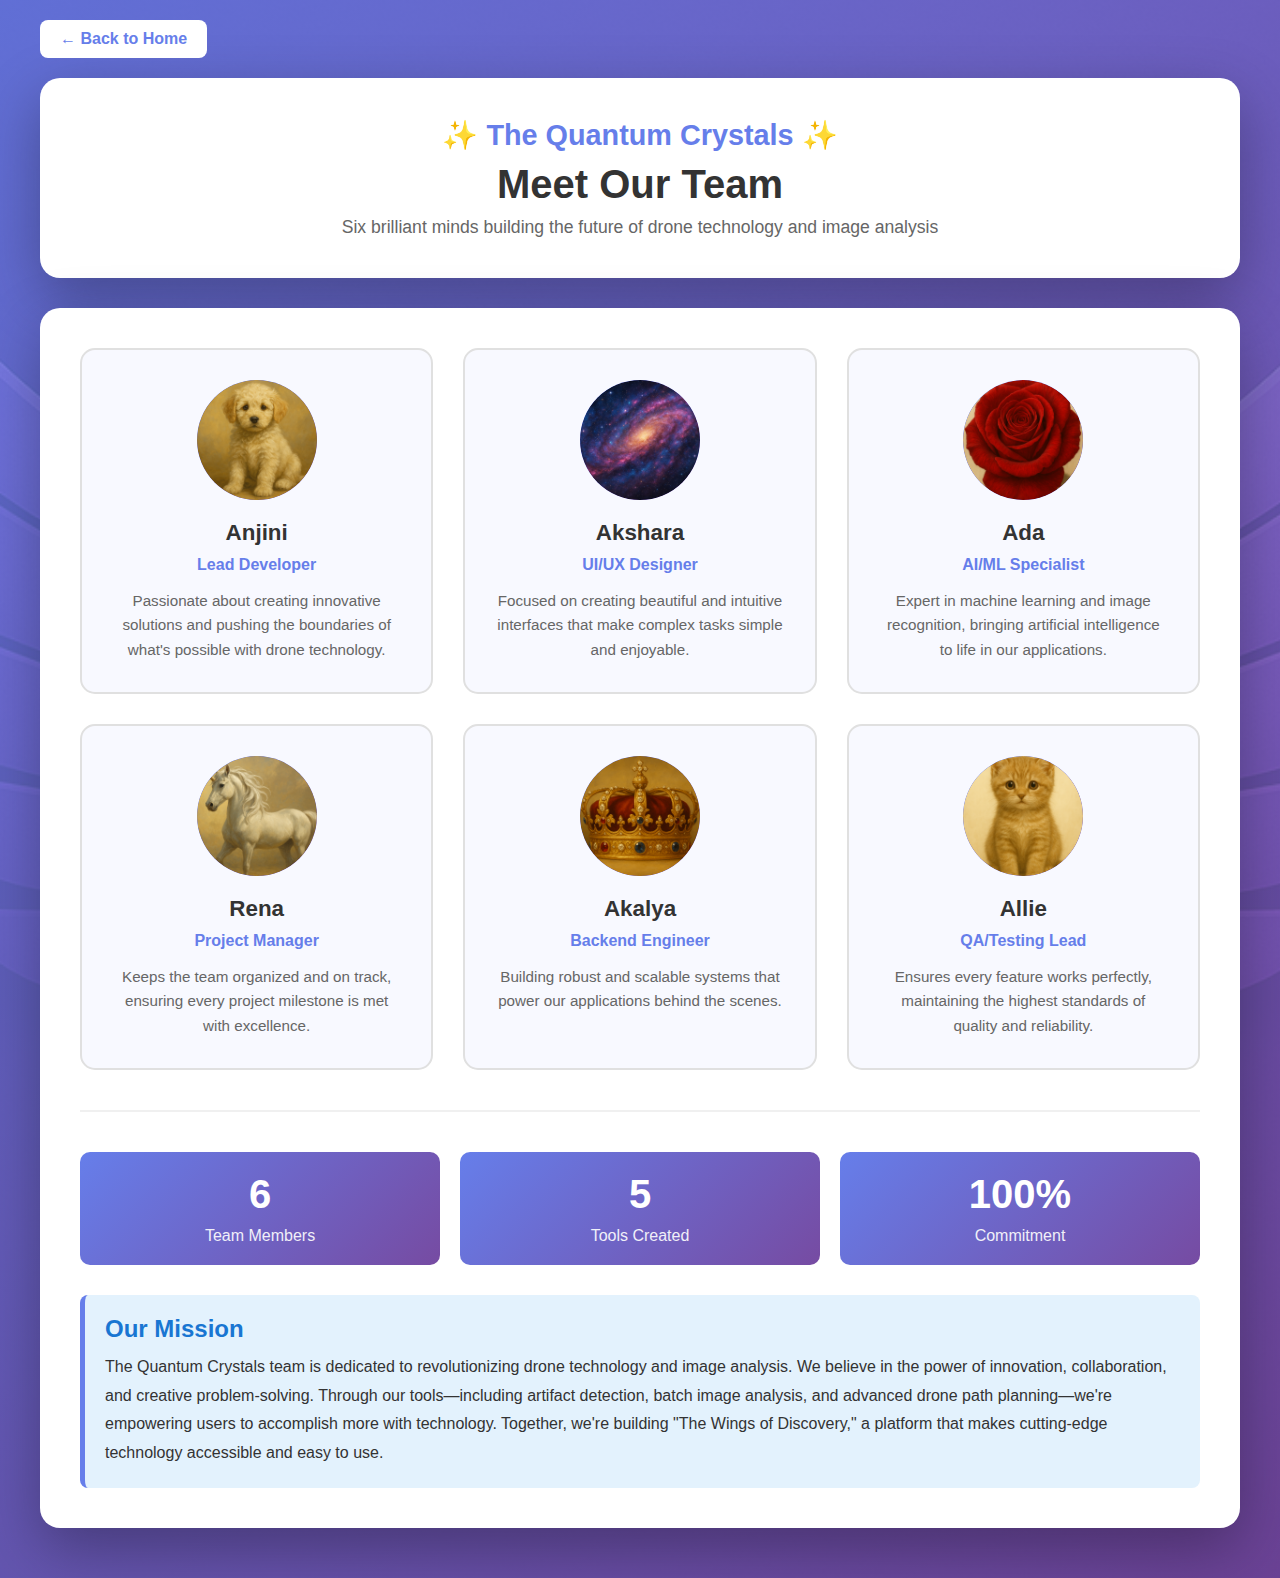
<file: team.html>
<!DOCTYPE html>
<html lang="en">
  <head>
    <meta charset="UTF-8" />
    <meta name="viewport" content="width=device-width, initial-scale=1.0" />
    <link rel="preconnect" href="https://fonts.googleapis.com" />
    <link rel="preconnect" href="https://fonts.gstatic.com" crossorigin />
    <link
      href="https://fonts.googleapis.com/css2?family=Montserrat:wght@400;600;700&display=swap"
      rel="stylesheet"
    />
    <title>Our Team - The Wings of Discovery</title>
    <style>
      * {
        margin: 0;
        padding: 0;
        box-sizing: border-box;
      }

      body {
        font-family: "Nunito", sans-serif;
        background: linear-gradient(
            135deg,
            rgba(102, 126, 234, 0.85) 0%,
            rgba(118, 75, 162, 0.85) 100%
          ),
          url("images/Wings.png") center/cover no-repeat;
        min-height: 100vh;
        padding: 20px;
      }

      .container {
        max-width: 1200px;
        margin: 0 auto;
      }

      .back-button {
        display: inline-block;
        margin-bottom: 20px;
        background: white;
        color: #667eea;
        padding: 10px 20px;
        border-radius: 8px;
        text-decoration: none;
        transition: all 0.3s ease;
        font-weight: 600;
      }

      .back-button:hover {
        background: #f0f0f0;
        transform: translateY(-2px);
      }

      .header {
        background: white;
        border-radius: 20px;
        box-shadow: 0 20px 60px rgba(0, 0, 0, 0.3);
        padding: 40px;
        margin-bottom: 30px;
        text-align: center;
      }

      .header h1 {
        color: #333;
        font-size: 2.5em;
        margin-bottom: 10px;
      }

      .team-name {
        font-size: 1.8em;
        color: #667eea;
        font-weight: 700;
        margin-bottom: 10px;
      }

      .header p {
        color: #666;
        font-size: 1.1em;
      }

      .content {
        background: white;
        border-radius: 20px;
        box-shadow: 0 20px 60px rgba(0, 0, 0, 0.3);
        padding: 40px;
        margin-bottom: 30px;
      }

      .team-grid {
        display: grid;
        grid-template-columns: repeat(auto-fit, minmax(300px, 1fr));
        gap: 30px;
        margin-bottom: 40px;
      }

      .team-member {
        background: #f8f9ff;
        border-radius: 15px;
        padding: 30px;
        text-align: center;
        border: 2px solid #e0e0e0;
        transition: all 0.3s ease;
      }

      .team-member:hover {
        transform: translateY(-10px);
        box-shadow: 0 15px 40px rgba(102, 126, 234, 0.2);
        border-color: #667eea;
      }

      .member-avatar {
        width: 120px;
        height: 120px;
        border-radius: 50%;
        background: linear-gradient(135deg, #667eea 0%, #764ba2 100%);
        margin: 0 auto 20px;
        display: flex;
        align-items: center;
        justify-content: center;
        font-size: 50px;
        overflow: hidden;
        object-fit: cover;
      }

      .member-avatar img {
        width: 100%;
        height: 100%;
        object-fit: cover;
        border-radius: 50%;
      }

      .member-name {
        font-size: 1.4em;
        color: #333;
        font-weight: 700;
        margin-bottom: 10px;
      }

      .member-role {
        color: #667eea;
        font-weight: 600;
        margin-bottom: 15px;
      }

      .member-bio {
        color: #666;
        line-height: 1.6;
        font-size: 0.95em;
      }

      .team-stats {
        display: grid;
        grid-template-columns: repeat(auto-fit, minmax(200px, 1fr));
        gap: 20px;
        margin-top: 40px;
        padding-top: 40px;
        border-top: 2px solid #f0f0f0;
      }

      .stat-item {
        background: linear-gradient(135deg, #667eea 0%, #764ba2 100%);
        color: white;
        padding: 20px;
        border-radius: 10px;
        text-align: center;
      }

      .stat-number {
        font-size: 2.5em;
        font-weight: 700;
        margin-bottom: 10px;
      }

      .stat-label {
        font-size: 1em;
        opacity: 0.9;
      }

      .mission {
        background: #e3f2fd;
        border-left: 5px solid #667eea;
        padding: 20px;
        border-radius: 8px;
        margin-top: 30px;
      }

      .mission h2 {
        color: #1976d2;
        margin-bottom: 10px;
      }

      .mission p {
        color: #333;
        line-height: 1.8;
      }

      @media (max-width: 768px) {
        .header h1 {
          font-size: 1.8em;
        }

        .team-grid {
          grid-template-columns: 1fr;
        }

        .content {
          padding: 20px;
        }
      }
    </style>
  </head>
  <body>
    <div class="container">
      <a href="landing.html" class="back-button">← Back to Home</a>

      <div class="header">
        <div class="team-name">✨ The Quantum Crystals ✨</div>
        <h1>Meet Our Team</h1>
        <p>
          Six brilliant minds building the future of drone technology and image
          analysis
        </p>
      </div>

      <div class="content">
        <div class="team-grid">
          <div class="team-member">
            <div class="member-avatar">
              <img src="images/puppy-anjini.png" alt="Anjini - Puppy" />
            </div>
            <div class="member-name">Anjini</div>
            <div class="member-role">Lead Developer</div>
            <div class="member-bio">
              Passionate about creating innovative solutions and pushing the
              boundaries of what's possible with drone technology.
            </div>
          </div>

          <div class="team-member">
            <div class="member-avatar">
              <img src="images/galaxy-akshara.png" alt="Akshara - Galaxy" />
            </div>
            <div class="member-name">Akshara</div>
            <div class="member-role">UI/UX Designer</div>
            <div class="member-bio">
              Focused on creating beautiful and intuitive interfaces that make
              complex tasks simple and enjoyable.
            </div>
          </div>

          <div class="team-member">
            <div class="member-avatar">
              <img src="images/rose-ada.png" alt="Ada - Rose" />
            </div>
            <div class="member-name">Ada</div>
            <div class="member-role">AI/ML Specialist</div>
            <div class="member-bio">
              Expert in machine learning and image recognition, bringing
              artificial intelligence to life in our applications.
            </div>
          </div>

          <div class="team-member">
            <div class="member-avatar">
              <img src="images/unicorn-rena.png" alt="Rena - Unicorn" />
            </div>
            <div class="member-name">Rena</div>
            <div class="member-role">Project Manager</div>
            <div class="member-bio">
              Keeps the team organized and on track, ensuring every project
              milestone is met with excellence.
            </div>
          </div>

          <div class="team-member">
            <div class="member-avatar">
              <img src="images/crown-akalya.png" alt="Akalya - Crown" />
            </div>
            <div class="member-name">Akalya</div>
            <div class="member-role">Backend Engineer</div>
            <div class="member-bio">
              Building robust and scalable systems that power our applications
              behind the scenes.
            </div>
          </div>

          <div class="team-member">
            <div class="member-avatar">
              <img src="images/cat-allie.png" alt="Allie - Cat" />
            </div>
            <div class="member-name">Allie</div>
            <div class="member-role">QA/Testing Lead</div>
            <div class="member-bio">
              Ensures every feature works perfectly, maintaining the highest
              standards of quality and reliability.
            </div>
          </div>
        </div>

        <div class="team-stats">
          <div class="stat-item">
            <div class="stat-number">6</div>
            <div class="stat-label">Team Members</div>
          </div>
          <div class="stat-item">
            <div class="stat-number">5</div>
            <div class="stat-label">Tools Created</div>
          </div>
          <div class="stat-item">
            <div class="stat-number">100%</div>
            <div class="stat-label">Commitment</div>
          </div>
        </div>

        <div class="mission">
          <h2>Our Mission</h2>
          <p>
            The Quantum Crystals team is dedicated to revolutionizing drone
            technology and image analysis. We believe in the power of
            innovation, collaboration, and creative problem-solving. Through our
            tools—including artifact detection, batch image analysis, and
            advanced drone path planning—we're empowering users to accomplish
            more with technology. Together, we're building "The Wings of
            Discovery," a platform that makes cutting-edge technology accessible
            and easy to use.
          </p>
        </div>
      </div>
    </div>
  </body>
</html>
</file>
<file: styles.css>
/* Global Styles for Wings of Discovery */

* {
  margin: 0;
  padding: 0;
  box-sizing: border-box;
}

/* Typography */
body {
  font-family: "Nunito", sans-serif;
  background: url("images/Wings.png") center/cover no-repeat;
  min-height: 100vh;
  color: #333;
}

h1,
h2,
h3,
h4,
h5,
h6 {
  font-family: "Nunito", sans-serif;
}

.logo {
  margin: 0;
  display: flex;
  justify-content: center;
  align-items: center;
  font-family: "Montserrat", system-ui, -apple-system, BlinkMacSystemFont,
    "Segoe UI", sans-serif;
}

.logo-container {
  text-align: center;
  color: #ffffff;
}

.logo-the {
  font-size: 14px;
  letter-spacing: 0.1em;
  color: #00e6ff; /* cyan */
  text-align: left;
  margin-left: 0px;
}

.logo-quantum {
  font-size: 36px;
  font-weight: 400;
  letter-spacing: 0.1em;
  color: #00e6ff; /* cyan */
}

.logo-crystals {
  font-size: 18px;
  font-weight: 200;
  letter-spacing: 0.2em;
  color: #ffffff; /* white */
  margin-top: 2px;
}

.logo-block {
  display: inline-block;
  text-align: left;
}

/* Colors - Wings Palette */
:root {
  --color-primary-violet: #8a3edb;
  --color-deep-purple: #4b1f69;
  --color-light-lavender: #c48cff;
  --color-dark-plum: #32104a;
  --color-cyan: rgb(0, 230, 255);
  --color-white: white;
  --color-dark-text: #333;
  --color-light-text: #666;
}

/* QC Logo Styling */
.qc-logo {
  object-fit: contain;
  object-position: center;
}

.qc-logo-team {
  height: 120px;
  width: 120px;
}

.qc-logo-landing {
  height: 100px;
  width: 100px;
}

/* Buttons */
button,
.btn,
.option-button {
  background: linear-gradient(135deg, #8a3edb 0%, #4b1f69 100%);
  color: white;
  border: none;
  border-radius: 10px;
  padding: 12px 24px;
  font-family: "Nunito", sans-serif;
  font-size: 1em;
  font-weight: 600;
  cursor: pointer;
  transition: all 0.3s ease;
  margin-top: 20px;
  margin-bottom: 20px;
  margin-left: 20px;
}

button:hover,
.btn:hover,
.option-button:hover {
  transform: translateY(-2px);
  box-shadow: 0 10px 20px rgba(138, 62, 219, 0.3);
}

button:active,
.btn:active,
.option-button:active {
  transform: translateY(0);
}

/* Back Button */
.back-button {
  display: inline-block;
  background: #8a3edb;
  color: white;
  padding: 10px 20px;
  border-radius: 8px;
  text-decoration: none;
  transition: all 0.3s ease;
  font-weight: 600;
  font-family: "Nunito", sans-serif;
  font-size: 1em;
}

.back-button:hover {
  background: #4b1f69;
  transform: translateY(-2px);
}

/* Back Button Header with Branding */
.back-header {
  display: flex;
  align-items: center;
  justify-content: space-between;
  padding: 20px 20px 0 20px;
  margin-top: 20px;
  margin-bottom: 20px;
  margin-left: 20px;
}

.wings-branding {
  text-align: right;
  color: white;
  font-weight: 600;
  font-size: 1.1em;
  letter-spacing: 0.4px;
  display: flex;
  font-family: "Nunito", sans-serif;
  align-items: center;
  gap: 0px;
}

.wings-logo {
  height: 40px;
  width: auto;
  object-fit: contain;
}

/* Cards */
.option-card,
.team-member,
.content {
  background: white;
  border-radius: 15px;
  padding: 30px;
  box-shadow: 0 20px 60px rgba(0, 0, 0, 0.3);
  transition: all 0.3s ease;
}

.option-card:hover,
.team-member:hover {
  transform: translateY(-10px);
  box-shadow: 0 30px 80px rgba(138, 62, 219, 0.2);
  border-color: #8a3edb;
}

/* Text Colors */
.team-name {
  color: #8a3edb;
  font-weight: 700;
}

.member-role {
  color: #8a3edb;
  font-weight: 600;
}

/* Gradient Elements */
.option-button {
  background: linear-gradient(135deg, #8a3edb 0%, #4b1f69 100%);
}

/* Mission/Info Box */
.mission {
  background: #f3e6ff;
  border-left: 5px solid #8a3edb;
  padding: 20px;
  border-radius: 8px;
  margin-top: 30px;
}

.mission h2 {
  color: #8a3edb;
  margin-bottom: 10px;
}

/* Input Fields */
input,
textarea,
select {
  font-family: "Montserrat", sans-serif;
  border: 2px solid #e0e0e0;
  border-radius: 8px;
  padding: 12px;
  transition: border-color 0.3s ease;
}

input:focus,
textarea:focus,
select:focus {
  outline: none;
  border-color: #8a3edb;
}

/* Utility Classes */
.text-center {
  text-align: center;
}

.text-left {
  text-align: left;
}

.text-right {
  text-align: right;
}

.flex-center {
  display: flex;
  align-items: center;
  justify-content: center;
}

.flex-between {
  display: flex;
  align-items: center;
  justify-content: space-between;
}

/* Responsive Design */
@media (max-width: 768px) {
  body {
    font-size: 14px;
  }

  h1 {
    font-size: 1.8em;
  }

  h2 {
    font-size: 1.5em;
  }

  .option-card,
  .team-member,
  .content {
    padding: 20px;
  }

  button,
  .btn,
  .option-button {
    padding: 10px 20px;
    font-size: 0.95em;
  }
}

@media (max-width: 480px) {
  h1 {
    font-size: 1.5em;
  }

  .option-card,
  .team-member {
    padding: 15px;
  }
}
</file>
